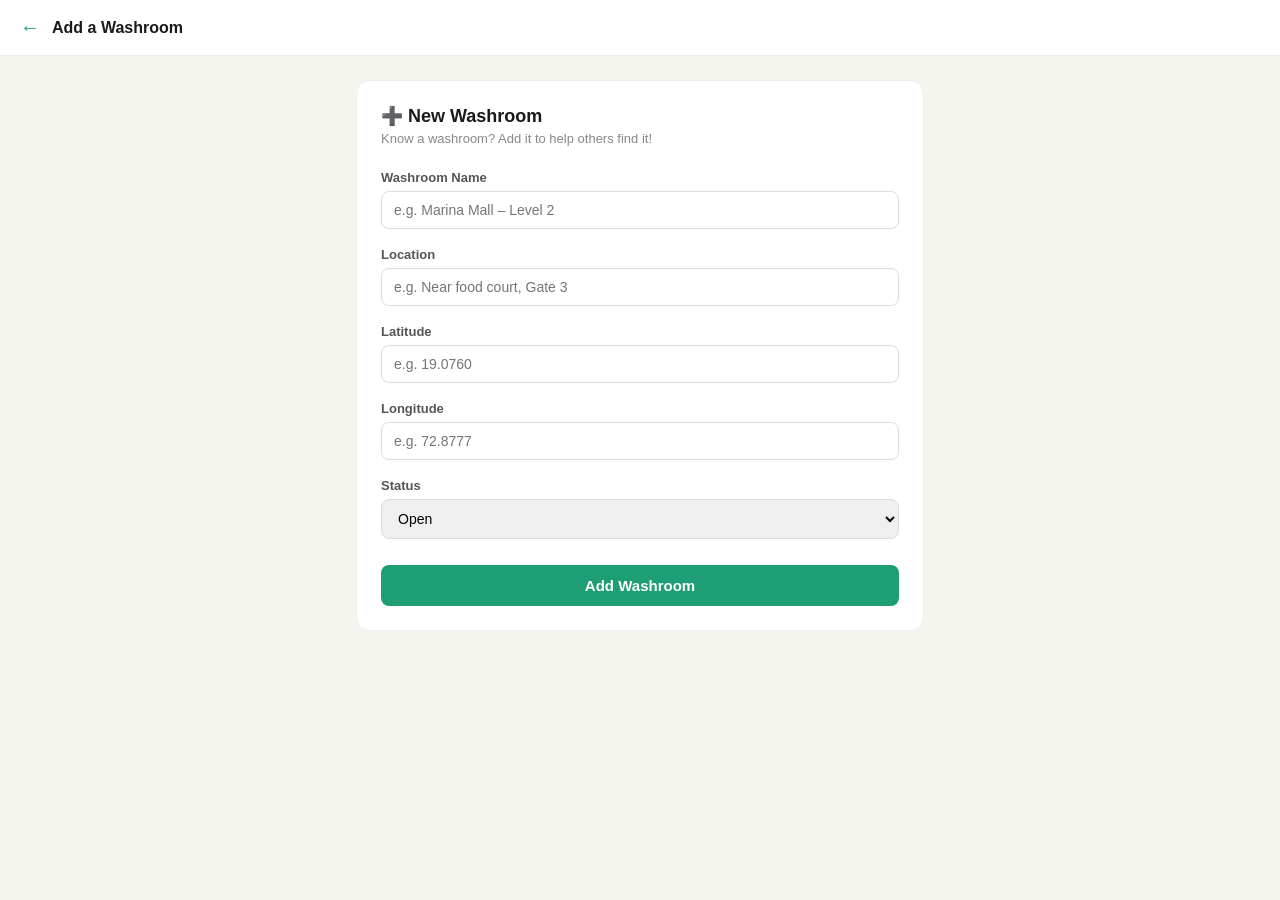
<file: add.html>
<!DOCTYPE html>
<html lang="en">
<head>
  <meta charset="UTF-8"/>
  <meta name="viewport" content="width=device-width, initial-scale=1.0"/>
  <title>Add Washroom – FlushFind</title>
  <style>
    * { box-sizing: border-box; margin: 0; padding: 0; }
    body { font-family: -apple-system, BlinkMacSystemFont, 'Segoe UI', sans-serif; background: #f5f5f0; min-height: 100vh; }

    .header { background: white; padding: 16px 20px; display: flex; align-items: center; gap: 12px; border-bottom: 1px solid #eee; }
    .back { color: #1D9E75; text-decoration: none; font-size: 20px; }
    .header-title { font-size: 16px; font-weight: 600; color: #1a1a1a; }

    .main { max-width: 600px; margin: 0 auto; padding: 24px 16px; }

    .form-card { background: white; border-radius: 14px; padding: 24px; border: 1px solid #eee; }
    .form-title { font-size: 18px; font-weight: 700; color: #1a1a1a; margin-bottom: 4px; }
    .form-sub { font-size: 13px; color: #888; margin-bottom: 24px; }

    .field { margin-bottom: 18px; }
    label { font-size: 13px; font-weight: 600; color: #555; display: block; margin-bottom: 6px; }
    input, select { width: 100%; padding: 10px 12px; border: 1px solid #ddd; border-radius: 8px; font-size: 14px; outline: none; transition: border-color 0.15s; }
    input:focus, select:focus { border-color: #1D9E75; }

    .btn { width: 100%; padding: 12px; background: #1D9E75; color: white; border: none; border-radius: 8px; font-size: 15px; font-weight: 600; cursor: pointer; margin-top: 8px; }
    .btn:hover { background: #0F6E56; }

    .success { display: none; background: #E1F5EE; color: #0F6E56; padding: 12px 16px; border-radius: 8px; margin-top: 16px; font-size: 14px; font-weight: 500; }
    .error   { display: none; background: #FCEBEB; color: #A32D2D; padding: 12px 16px; border-radius: 8px; margin-top: 16px; font-size: 14px; }
  </style>
</head>
<body>

  <div class="header">
    <a class="back" href="/">←</a>
    <div class="header-title">Add a Washroom</div>
  </div>

  <div class="main">
    <div class="form-card">
      <div class="form-title">➕ New Washroom</div>
      <div class="form-sub">Know a washroom? Add it to help others find it!</div>

      <div class="field">
        <label>Washroom Name</label>
        <input type="text" id="w-name" placeholder="e.g. Marina Mall – Level 2" required/>
      </div>
      <div class="field">
        <label>Location</label>
        <input type="text" id="w-location" placeholder="e.g. Near food court, Gate 3" required/>
      </div>
      <div class="field">
        <label>Latitude</label>
        <input type="number" step="any" id="w-lat" placeholder="e.g. 19.0760"/>
      </div>
      <div class="field">
        <label>Longitude</label>
        <input type="number" step="any" id="w-lng" placeholder="e.g. 72.8777"/>
      </div>
      <div class="field">
        <label>Status</label>
        <select id="w-status">
          <option value="open">Open</option>
          <option value="busy">Busy</option>
          <option value="closed">Closed</option>
        </select>
      </div>

      <button class="btn" onclick="submitForm()">Add Washroom</button>
      <div class="success" id="success-msg">✅ Washroom added! Redirecting...</div>
      <div class="error"   id="error-msg">❌ Something went wrong. Try again!</div>
    </div>
  </div>

  <script>
function submitForm() {
  const name     = document.getElementById("w-name").value.trim();
  const location = document.getElementById("w-location").value.trim();
  const status   = document.getElementById("w-status").value;
  const lat      = parseFloat(document.getElementById("w-lat").value) || 0.0;
  const lng      = parseFloat(document.getElementById("w-lng").value) || 0.0;
  if (!name || !location) { alert("Please fill in all fields!"); return; }

  fetch("/api/washrooms", {
    method: "POST",
    headers: { "Content-Type": "application/json" },
    body: JSON.stringify({ name, location, status, lat, lng })
  })
  .then(r => r.json())
  .then(() => {
    document.getElementById("success-msg").style.display = "block";
    setTimeout(() => window.location.href = "/", 1500);
  })
  .catch(() => {
    document.getElementById("error-msg").style.display = "block";
  });
}
  </script>

</body>
</html>
</file>
